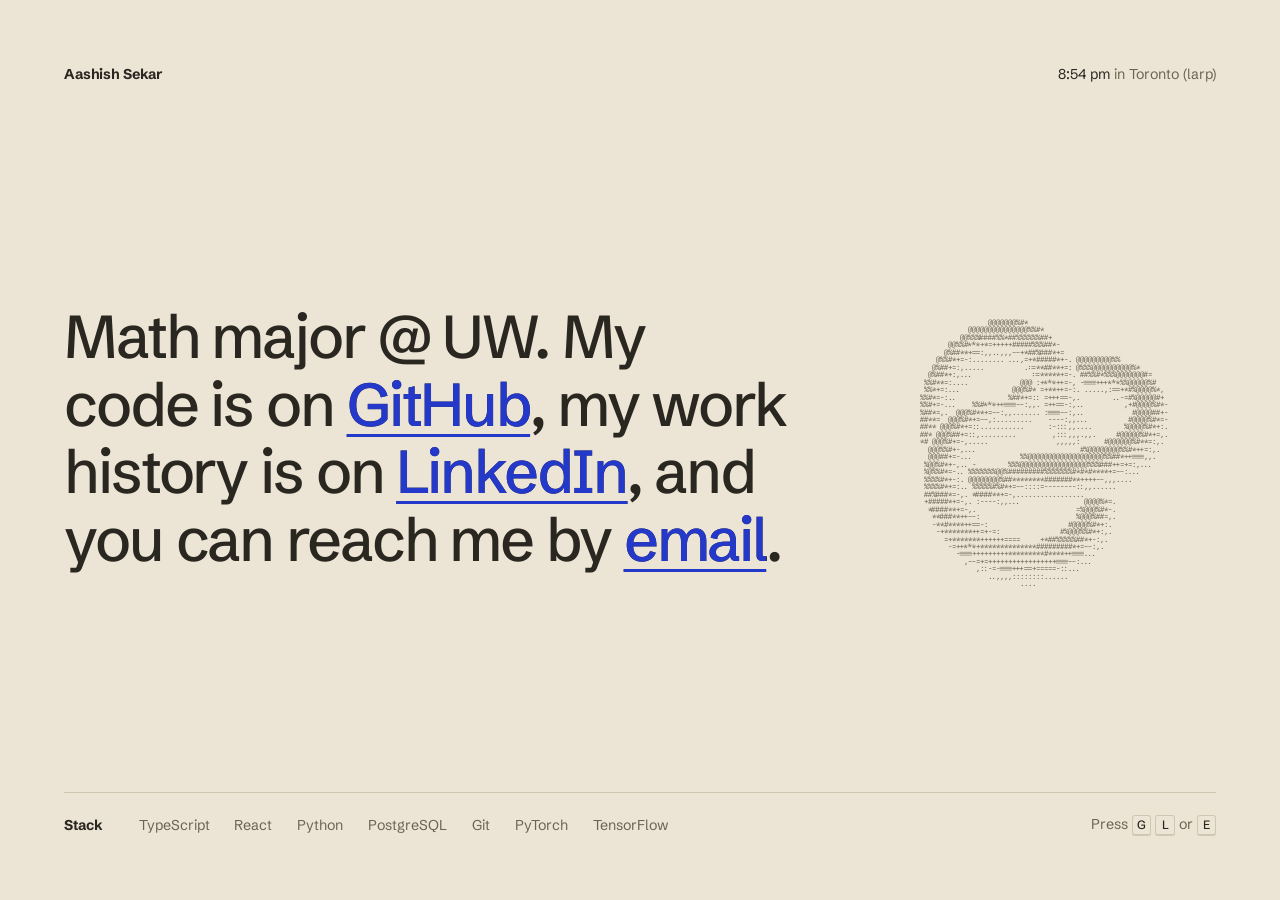
<file: index.html>
<!doctype html>
<html lang="en">
<head>
  <meta charset="utf-8">
  <meta name="viewport" content="width=device-width, initial-scale=1">
  <meta name="color-scheme" content="light only">
  <title>shish kebab</title>
  <meta name="description" content="Math Major @ UW. Code on GitHub, work history on LinkedIn.">
  <link rel="preconnect" href="https://fonts.googleapis.com">
  <link rel="preconnect" href="https://fonts.gstatic.com" crossorigin>
  <link href="https://fonts.googleapis.com/css2?family=JetBrains+Mono&family=Schibsted+Grotesk:wght@400;500;700&display=swap" rel="stylesheet">
  <link rel="stylesheet" href="style.css">
</head>
<body>
  <!--
  -->
  <main class="sheet">
    <header class="top">
      <p class="name">Aashish Sekar</p>
      <p class="clock">
        <time id="clock" data-tz="America/Toronto">--:--</time>
        <span>in Toronto (larp)</span>
      </p>
    </header>

    <div class="middle">
    <h1 class="statement">
      Math major @ UW.
      My code is on
      <a href="https://github.com/Aaseka" target="_blank" rel="noopener" data-key="g">GitHub</a>,
      my work history is on
      <a href="https://www.linkedin.com/in/aashish-s-b40620295/" target="_blank" rel="noopener" data-key="l">LinkedIn</a>,
      and you can reach me by
      <a href="mailto:aashisekar1@gmail.com" data-key="e">email</a>.
    </h1>
    
    <pre class="object" id="knot" aria-hidden="true"></pre>
    </div>

    <footer class="bottom">
      <section class="stack" aria-labelledby="stack-title">
        <h2 id="stack-title">Stack</h2>
        <ul>
          <li>TypeScript</li>
          <li>React</li>
          <li>Python</li>
          <li>PostgreSQL</li>
          <li>Git</li>
          <li>PyTorch</li>
          <li>TensorFlow</li>
        </ul>
      </section>
      <p class="keys" aria-hidden="true">
        Press <kbd>G</kbd> <kbd>L</kbd> or <kbd>E</kbd>
      </p>
    </footer>
  </main>

  <script src="script.js"></script>
</body>
</html>
</file>
<file: style.css>
:root {
  color-scheme: light;

  --paper: #ece5d6;
  --ink: #2a2620;
  --muted: #6b6354;
  --line: #d0c7b3;
  --accent: #2438c9;
  --ink-shine: #8f836e;
  --accent-shine: #8f9cf5;

  --u: min(calc(100vw / 1440), calc(100vh / 900));

  
  --pad: max(20px, calc(72 * var(--u)));
  --text: max(13px, calc(16 * var(--u)));
  --big: max(28px, calc(68 * var(--u)));
}
@supports (height: 100dvh) {
  :root { --u: min(calc(100vw / 1440), calc(100dvh / 900)); }
}

*,
*::before,
*::after { box-sizing: border-box; }

html,
body {
  height: 100%;
  margin: 0;
  overflow: hidden; 
}

body {
  background: var(--paper);
  color: var(--ink);
  font-family: "Schibsted Grotesk", system-ui, sans-serif;
  font-size: var(--text);
  line-height: 1.5;
  -webkit-font-smoothing: antialiased;
}

h1, h2, p, ul { margin: 0; }

.sheet {
  height: 100vh;
  height: 100dvh;
  padding: var(--pad);
  display: grid;
  grid-template-rows: auto 1fr auto;
  gap: max(24px, calc(36 * var(--u)));
}


.top {
  display: flex;
  justify-content: space-between;
  align-items: baseline;
  gap: 1em;
}
.name { font-weight: 700; letter-spacing: -0.01em; }
.clock { color: var(--muted); }
.clock time { color: var(--ink); }


.middle {
  display: grid;
  grid-template-columns: 1fr auto;
  align-items: center;
  gap: calc(32 * var(--u));
  min-height: 0;
}

.object {
  margin: 0;
  font-family: "JetBrains Mono", ui-monospace, Menlo, Consolas, monospace;
  font-size: calc(8.4 * var(--u));
  line-height: 1;
  color: var(--muted);
  cursor: grab;
  user-select: none;
  -webkit-user-select: none;
  touch-action: none;
}
.object:active { cursor: grabbing; }


@media (orientation: portrait) {
  .middle { grid-template-columns: 1fr; }
  .object { display: none; }
}

/* The one big thing */
.statement {
  max-width: 21ch;
  font-size: var(--big);
  font-weight: 500;
  line-height: 1.12;
  letter-spacing: -0.035em;
  text-wrap: balance;
}

.statement a {
  color: var(--accent);
  text-decoration-line: underline;
  text-decoration-color: var(--accent);
  text-decoration-thickness: 0.055em;
  text-underline-offset: 0.14em;
  text-decoration-skip-ink: none;
  border-radius: 0.08em;
  transition: text-decoration-thickness 160ms ease;
}
.statement a:hover {
  text-decoration-thickness: 0.14em;
}
.statement a:focus-visible,
.statement a.is-pressed {
  outline: 0.06em solid var(--accent);
  outline-offset: 0.1em;
  text-decoration-thickness: 0.14em;
}


.statement,
.statement a {
  --base: var(--ink);
  --shine: var(--ink-shine);
  background-image: linear-gradient(
    105deg,
    var(--base) 0%,
    var(--base) 44%,
    var(--shine) 50%,
    var(--base) 56%,
    var(--base) 100%
  );
  background-size: 300vw 100vh;
  background-attachment: fixed;
  background-repeat: no-repeat;
  background-position: 100% 0;
  -webkit-background-clip: text;
  background-clip: text;
  -webkit-text-fill-color: transparent;
  animation: sheen 8s cubic-bezier(0.45, 0, 0.25, 1) 0.6s infinite;
}
.statement a {
  --base: var(--accent);
  --shine: var(--accent-shine);
}

@keyframes sheen {
  0%   { background-position: 100% 0; }
  55%  { background-position: 0% 0; }
  100% { background-position: 0% 0; }
}

.bottom {
  display: flex;
  justify-content: space-between;
  align-items: flex-end;
  gap: 1.5em;
  padding-top: 1.5em;
  border-top: 1px solid var(--line);
}

.stack {
  display: flex;
  align-items: baseline;
  gap: 2.5em;
}
.stack h2 {
  font-size: inherit;
  font-weight: 700;
}
.stack ul {
  list-style: none;
  padding: 0;
  display: flex;
  flex-wrap: wrap;
  column-gap: 1.75em;
  row-gap: 0.25em;
  color: var(--muted);
}

.keys {
  color: var(--muted);
  white-space: nowrap;
}
kbd {
  display: inline-block;
  min-width: 1.6em;
  padding: 0 0.35em;
  font: inherit;
  font-size: 0.85em;
  font-weight: 500;
  text-align: center;
  color: var(--ink);
  border: 1px solid var(--line);
  border-bottom-width: 2px;
  border-radius: 0.25em;
}

@media (hover: none) {
  .keys { display: none; }
}

@media (max-width: 640px) and (orientation: portrait) {
  .stack {
    flex-direction: column;
    gap: 0.4em;
  }
  .stack ul { column-gap: 1.1em; }
}

@media (prefers-reduced-motion: reduce) {
  .statement,
  .statement a {
    animation: none;
    background: none;
    -webkit-text-fill-color: currentColor;
  }
  .statement a { transition: none; }
}
</file>
